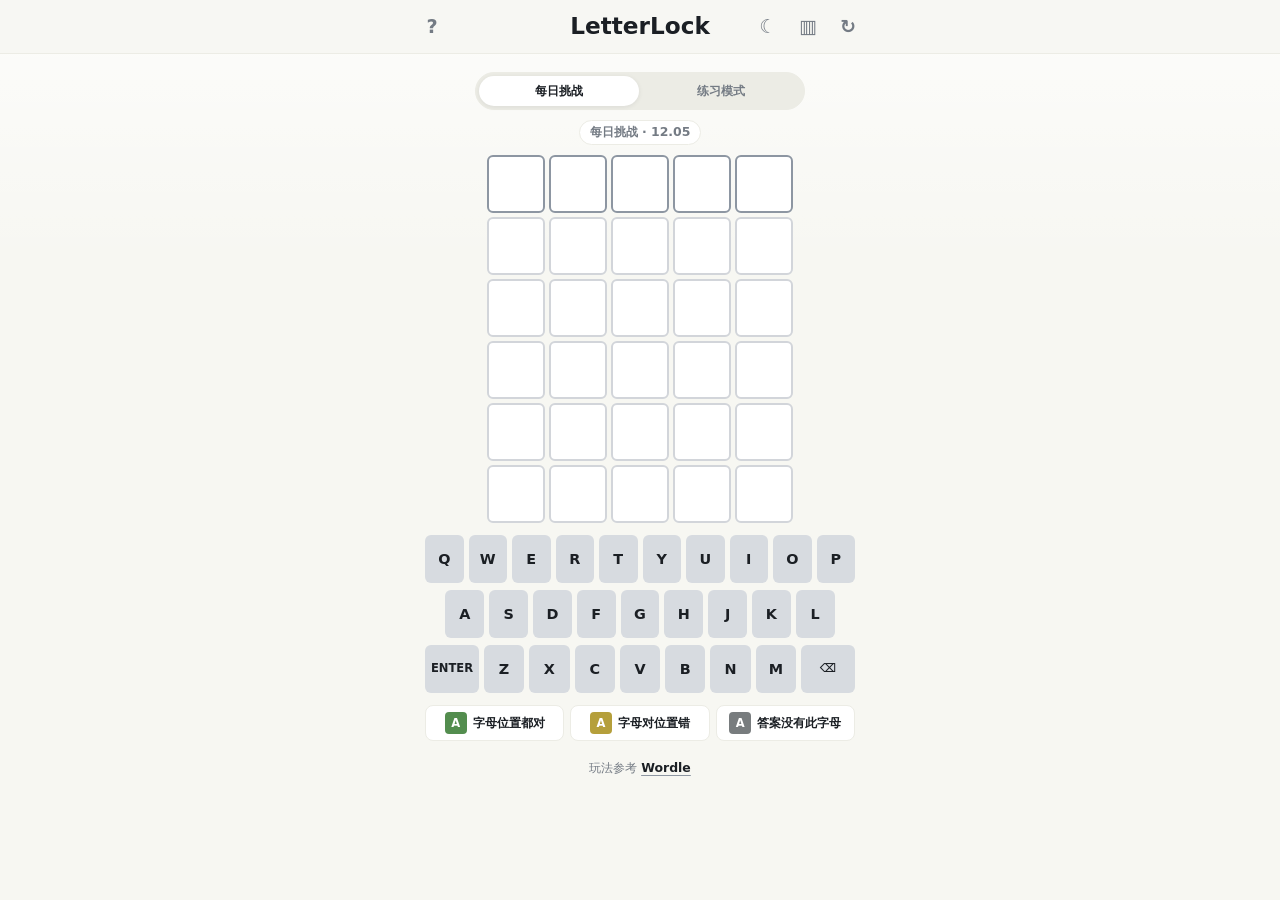
<file: index.html>
<!doctype html>
<html lang="zh-CN">
  <head>
    <meta charset="utf-8">
    <meta name="viewport" content="width=device-width, initial-scale=1">
    <title>LetterLock</title>
    <link rel="stylesheet" href="styles.css?v=40">
  </head>
  <body>
    <canvas id="confetti" class="confetti" aria-hidden="true"></canvas>
    <div id="unlock-effect" class="unlock-effect" aria-hidden="true">
      <div class="unlock-backdrop"></div>
      <div class="unlock-ring"></div>
      <div class="unlock-label">BRAVO!</div>
    </div>

    <header class="topbar">
      <button class="icon-button" id="help-button" type="button" aria-label="查看规则" title="查看规则">?</button>
      <div class="brand">
        <h1>LetterLock</h1>
      </div>
      <div class="top-actions">
        <button class="icon-button" id="theme-button" type="button" aria-label="切换深浅色模式" title="切换深浅色模式">☀︎</button>
        <button class="icon-button" id="stats-button" type="button" aria-label="查看统计" title="查看统计">▥</button>
        <button class="icon-button" id="new-game-button" type="button" aria-label="重新开局" title="重新开局">↻</button>
      </div>
    </header>

    <main class="shell">
      <section class="game-panel" aria-label="LetterLock 游戏区">
        <div class="mode-switch" role="group" aria-label="游戏模式">
          <button class="mode-button" type="button" data-mode="daily">每日挑战</button>
          <button class="mode-button" type="button" data-mode="practice">练习模式</button>
        </div>
        <div id="round-label" class="round-label">第 1 局</div>
        <div id="board" class="board" aria-live="polite"></div>
        <p id="message" class="message" role="status"></p>
        <div id="keyboard" class="keyboard" aria-label="屏幕键盘"></div>
      </section>

      <section class="legend" aria-label="颜色说明">
        <div class="legend-item">
          <span class="legend-sample correct">A</span>
          <div>
            <strong>字母位置都对</strong>
            <small>这个字母在本轮词语中，且位置正确</small>
          </div>
        </div>
        <div class="legend-item">
          <span class="legend-sample present">A</span>
          <div>
            <strong>字母对位置错</strong>
            <small>这个字母在本轮词语中，但位置不对</small>
          </div>
        </div>
        <div class="legend-item">
          <span class="legend-sample absent">A</span>
          <div>
            <strong>答案没有此字母</strong>
            <small>本轮词语不包含这个字母</small>
          </div>
        </div>
      </section>

      <section class="result-panel" id="result-panel" hidden>
        <p id="answer-line"></p>
        <div class="word-info" id="word-info" hidden>
          <div class="word-info-head">
            <strong id="word-info-word"></strong>
            <span id="word-info-level"></span>
          </div>
          <dl>
            <div>
              <dt>英文释义</dt>
              <dd id="word-info-en"></dd>
            </div>
            <div>
              <dt>中文含义</dt>
              <dd id="word-info-zh"></dd>
            </div>
          </dl>
        </div>
        <button id="copy-button" type="button">分享结果</button>
      </section>

      <footer>
        玩法参考 <a href="https://www.nytimes.com/games/wordle/index.html" target="_blank" rel="noreferrer">Wordle</a>
      </footer>
    </main>

    <dialog id="help-dialog">
      <div class="dialog-card">
        <header>
          <h2>规则</h2>
          <button class="icon-button" id="close-help-button" type="button" aria-label="关闭规则" title="关闭">×</button>
        </header>
        <p>目标是猜出一个五个字母的英文单词。每次提交必须是词库里的五字母单词。</p>
        <p>输入 5 个字母后，按实体键盘 Enter，或点击下方键盘上的 ENTER 提交。</p>
        <p>每日挑战每天固定一个答案，最多猜 6 次；练习模式每局随机一个答案，最多猜 10 次，可以随时换题。</p>
        <p>提交后每个格子会翻开给出颜色：绿色表示这个字母在本轮词语中，且位置正确；黄色表示这个字母在本轮词语中，但位置不对；灰色表示本轮词语不包含这个字母。</p>
      </div>
    </dialog>

    <dialog id="stats-dialog">
      <div class="dialog-card stats-card">
        <header>
          <h2>统计</h2>
          <button class="icon-button" id="close-stats-button" type="button" aria-label="关闭统计" title="关闭">×</button>
        </header>
        <div class="stats-mode-switch mode-switch" role="group" aria-label="统计模式">
          <button class="mode-button" type="button" data-stats-mode="daily">每日挑战</button>
          <button class="mode-button" type="button" data-stats-mode="practice">练习模式</button>
        </div>
        <div class="stats-summary" aria-label="累计统计">
          <div class="stat-box">
            <strong id="stats-total">0</strong>
            <span>总局数</span>
          </div>
          <div class="stat-box">
            <strong id="stats-wins">0</strong>
            <span>猜对</span>
          </div>
          <div class="stat-box">
            <strong id="stats-losses">0</strong>
            <span>猜错</span>
          </div>
          <div class="stat-box">
            <strong id="stats-win-rate">0%</strong>
            <span>胜率</span>
          </div>
          <div class="stat-box">
            <strong id="stats-average">-</strong>
            <span>平均步数</span>
          </div>
        </div>
        <section class="distribution" aria-label="猜对步数分布">
          <h3>猜对步数分布</h3>
          <div id="guess-distribution" class="distribution-bars"></div>
          <p id="stats-empty" class="stats-empty">猜对一局后这里会开始记录分布。</p>
        </section>
        <section class="daily-history" id="daily-history" aria-label="每日挑战历史" hidden>
          <h3>每日挑战日历</h3>
          <div class="daily-history-summary" aria-label="每日挑战连续记录">
            <div class="daily-history-stat">
              <strong id="daily-current-streak">0</strong>
              <span>当前连续</span>
            </div>
            <div class="daily-history-stat">
              <strong id="daily-best-streak">0</strong>
              <span>最长连续</span>
            </div>
            <div class="daily-history-stat">
              <strong id="daily-recent-wins">0/0</strong>
              <span>近14天猜对</span>
            </div>
          </div>
          <div id="daily-calendar" class="daily-calendar" aria-label="最近14天每日挑战日历"></div>
          <div id="daily-history-list" class="daily-history-list" aria-label="最近每日挑战记录"></div>
          <p id="daily-history-empty" class="stats-empty">完成每日挑战后这里会开始记录。</p>
        </section>
        <button id="reset-records-button" class="reset-records-button" type="button">清空本机记录</button>
      </div>
    </dialog>

    <dialog id="share-dialog">
      <div class="dialog-card share-card">
        <header>
          <h2>分享结果</h2>
          <button class="icon-button" id="close-share-button" type="button" aria-label="关闭分享" title="关闭">×</button>
        </header>
        <div class="share-preview" aria-label="分享预览">
          <div class="share-brand">LetterLock</div>
          <p id="share-meta" class="share-meta"></p>
          <strong id="share-score" class="share-score"></strong>
          <div id="share-grid" class="share-grid" aria-hidden="true"></div>
          <p class="share-note">不包含答案</p>
        </div>
        <button id="share-copy-button" class="share-copy-button" type="button">复制分享文案</button>
        <p id="share-copy-status" class="share-copy-status" aria-live="polite"></p>
      </div>
    </dialog>

    <script src="dictionary.js?v=7"></script>
    <script src="word-info.js?v=2"></script>
    <script src="game.js?v=58"></script>
  </body>
</html>
</file>
<file: styles.css>
:root {
  --bg: #f7f7f2;
  --paper: #ffffff;
  --ink: #1b1f24;
  --muted: #747b84;
  --faint: #ecece5;
  --line: #d2d5da;
  --line-strong: #8d96a2;
  --correct: #538d4e;
  --present: #b59f3b;
  --absent: #787c7e;
  --danger: #c24a4a;
  --focus: rgba(83, 141, 78, 0.22);
  --egg-yellow: #ffd166;
  --egg-green: #5bd88f;
  --egg-blue: #4ecbff;
  --egg-pink: #ff6f9e;
  --egg-lilac: #9d8cff;
  --unlock-gold: var(--egg-yellow);
  --unlock-green: var(--egg-green);
  --unlock-cyan: var(--egg-blue);
  --unlock-deep: #11161c;
  --unlock-glow: rgba(255, 209, 102, 0.42);
  --radius: 8px;
  --board-gap: 4px;
  --tile-size: clamp(48px, 14vw, 58px);
}

* {
  box-sizing: border-box;
}

html {
  min-height: 100%;
}

body {
  min-height: 100vh;
  margin: 0;
  color: var(--ink);
  font-family:
    Inter,
    ui-sans-serif,
    system-ui,
    -apple-system,
    BlinkMacSystemFont,
    "Segoe UI",
    sans-serif;
  background:
    linear-gradient(180deg, rgba(255, 255, 255, 0.72), rgba(247, 247, 242, 0) 260px),
    var(--bg);
}

button {
  font: inherit;
  cursor: pointer;
}

.confetti {
  position: fixed;
  inset: 0;
  z-index: 12;
  width: 100vw;
  height: 100vh;
  pointer-events: none;
  opacity: 0;
  transition: opacity 180ms ease;
}

.confetti.active {
  opacity: 1;
}

.unlock-effect {
  position: fixed;
  inset: 0;
  z-index: 10;
  overflow: hidden;
  pointer-events: none;
  --unlock-x: 50vw;
  --unlock-y: 42vh;
  visibility: hidden;
  opacity: 0;
  transition:
    opacity 120ms ease,
    visibility 120ms ease;
}

.unlock-effect.active {
  visibility: visible;
  opacity: 1;
}

.unlock-backdrop {
  position: absolute;
  inset: 0;
  background:
    radial-gradient(circle at var(--unlock-x) var(--unlock-y), rgba(255, 209, 102, 0.4), transparent 19%),
    radial-gradient(circle at var(--unlock-x) var(--unlock-y), rgba(78, 203, 255, 0.18), transparent 30%);
  opacity: 0;
}

.unlock-effect.active .unlock-backdrop {
  animation: unlock-backdrop 1150ms ease both;
}

.unlock-ring {
  position: absolute;
  top: var(--unlock-y);
  left: var(--unlock-x);
  width: 72px;
  height: 72px;
  border: 2px solid rgba(255, 209, 102, 0.82);
  border-radius: 50%;
  box-shadow:
    0 0 0 1px rgba(255, 255, 255, 0.52) inset,
    0 0 22px var(--unlock-glow);
  opacity: 0;
  transform: translate(-50%, -50%) scale(0.35);
}

.unlock-ring::before,
.unlock-ring::after {
  position: absolute;
  inset: 10px;
  content: "";
  border: 1px solid rgba(78, 203, 255, 0.62);
  border-radius: 50%;
}

.unlock-ring::after {
  inset: 22px;
  border-color: rgba(255, 111, 158, 0.5);
}

.unlock-effect.active .unlock-ring {
  animation: unlock-ring 1100ms cubic-bezier(0.15, 0.8, 0.2, 1) both;
}

.unlock-label {
  position: absolute;
  top: calc(var(--unlock-y) - 88px);
  left: var(--unlock-x);
  z-index: 1;
  padding: 8px 15px 9px;
  color: #fff;
  font-size: 1.16rem;
  font-weight: 860;
  line-height: 1;
  letter-spacing: 0;
  background: rgba(27, 31, 36, 0.86);
  border: 1px solid rgba(255, 255, 255, 0.22);
  border-radius: 999px;
  box-shadow:
    0 16px 34px rgba(27, 31, 36, 0.24),
    0 0 22px rgba(255, 209, 102, 0.22);
  opacity: 0;
  transform: translate(-50%, 8px) scale(0.92);
}

.unlock-effect.active .unlock-label {
  animation: unlock-label 1050ms 120ms ease both;
}

.unlock-panel {
  position: relative;
  display: grid;
  width: min(88vw, 330px);
  justify-items: center;
  gap: 12px;
  padding: 24px 24px 22px;
  color: #f7f8fb;
  text-align: center;
  background:
    linear-gradient(145deg, rgba(22, 27, 34, 0.95), rgba(13, 17, 23, 0.9)),
    var(--unlock-deep);
  border: 1px solid rgba(255, 216, 77, 0.5);
  border-radius: 14px;
  box-shadow:
    0 28px 74px rgba(0, 0, 0, 0.3),
    0 0 44px rgba(255, 216, 77, 0.22),
    0 0 0 1px rgba(46, 233, 255, 0.16) inset;
  backdrop-filter: blur(16px);
  opacity: 0;
  transform: translateY(12px) scale(0.96);
}

.unlock-panel::before,
.unlock-panel::after {
  position: absolute;
  content: "";
  pointer-events: none;
}

.unlock-panel::before {
  inset: -16px;
  z-index: -1;
  background: conic-gradient(
    from 90deg,
    transparent,
    rgba(46, 233, 255, 0.52),
    rgba(255, 216, 77, 0.74),
    rgba(255, 92, 122, 0.48),
    transparent
  );
  border-radius: 22px;
  filter: blur(13px);
  opacity: 0;
}

.unlock-panel::after {
  inset: 8px;
  border: 1px solid rgba(46, 233, 255, 0.2);
  border-radius: 10px;
  box-shadow: 0 0 20px rgba(46, 233, 255, 0.12) inset;
  opacity: 0;
}

.unlock-effect.active .unlock-panel {
  animation: unlock-panel 2500ms cubic-bezier(0.2, 0.7, 0.25, 1) both;
}

.unlock-effect.active .unlock-panel::before {
  animation: unlock-aura 2500ms 160ms ease both;
}

.unlock-effect.active .unlock-panel::after {
  animation: unlock-frame 1800ms 360ms ease both;
}

.unlock-emblem {
  position: relative;
  width: 88px;
  height: 88px;
  margin-bottom: 2px;
}

.unlock-shackle {
  position: absolute;
  top: 5px;
  left: 23px;
  width: 42px;
  height: 45px;
  border: 8px solid var(--unlock-gold);
  border-bottom: 0;
  border-radius: 28px 28px 0 0;
  box-shadow:
    0 0 16px var(--unlock-glow),
    0 0 28px rgba(255, 216, 77, 0.34);
  transform-origin: 86% 92%;
}

.unlock-effect.active .unlock-shackle {
  animation: unlock-shackle 2100ms 420ms cubic-bezier(0.2, 0.7, 0.25, 1) both;
}

.unlock-body {
  position: absolute;
  right: 13px;
  bottom: 8px;
  display: grid;
  width: 62px;
  height: 48px;
  place-items: center;
  background:
    linear-gradient(145deg, rgba(255, 216, 77, 0.95), rgba(0, 200, 150, 0.95) 46%, #12816b);
  border-radius: 9px;
  box-shadow:
    0 12px 28px rgba(0, 200, 150, 0.42),
    0 0 28px rgba(255, 216, 77, 0.32),
    0 0 0 1px rgba(255, 255, 255, 0.34) inset;
}

.unlock-effect.active .unlock-body {
  animation: unlock-body 2100ms 420ms ease both;
}

.unlock-keyhole {
  position: relative;
  width: 12px;
  height: 24px;
  background: rgba(17, 22, 28, 0.9);
  border-radius: 999px;
}

.unlock-keyhole::before {
  position: absolute;
  top: -7px;
  left: 50%;
  width: 20px;
  height: 20px;
  content: "";
  background: rgba(17, 22, 28, 0.9);
  border-radius: 50%;
  transform: translateX(-50%);
}

.unlock-code {
  display: grid;
  grid-template-columns: repeat(5, 38px);
  gap: 6px;
  margin-top: 2px;
}

.unlock-code span {
  display: grid;
  width: 38px;
  height: 42px;
  place-items: center;
  color: #11161c;
  font-size: 1.15rem;
  font-weight: 840;
  line-height: 1;
  background: #f7f8fb;
  border: 1px solid rgba(46, 233, 255, 0.4);
  border-radius: 6px;
  box-shadow:
    0 9px 24px rgba(0, 0, 0, 0.22),
    0 0 18px rgba(46, 233, 255, 0.16);
  opacity: 0;
  transform: rotateX(90deg) translateY(6px);
  transform-origin: center;
}

.unlock-effect.active .unlock-code span {
  animation: unlock-letter 1450ms cubic-bezier(0.2, 0.7, 0.25, 1) both;
  animation-delay: calc(620ms + var(--unlock-index) * 115ms);
}

.unlock-panel strong {
  color: #f7f8fb;
  font-size: 0.98rem;
  font-weight: 840;
  line-height: 1.1;
  letter-spacing: 0;
  text-shadow:
    0 0 12px rgba(255, 216, 77, 0.48),
    0 0 22px rgba(46, 233, 255, 0.26);
}

.unlock-panel p {
  color: rgba(247, 248, 251, 0.72);
  font-size: 0.82rem;
  font-weight: 680;
  line-height: 1.3;
}

.topbar {
  position: sticky;
  top: 0;
  z-index: 2;
  display: grid;
  grid-template-columns: minmax(auto, 1fr) auto minmax(auto, 1fr);
  align-items: center;
  width: 100%;
  min-height: 54px;
  padding: 8px max(14px, calc((100vw - 450px) / 2));
  background: rgba(247, 247, 242, 0.9);
  border-bottom: 1px solid var(--faint);
  backdrop-filter: blur(14px);
}

.topbar > .icon-button {
  justify-self: start;
}

.top-actions {
  display: flex;
  justify-content: flex-end;
  gap: 6px;
}

.brand {
  min-width: 0;
  text-align: center;
}

.game-nav {
  display: grid;
  grid-template-columns: repeat(2, minmax(0, 1fr));
  justify-content: center;
  width: min(100%, 248px);
  gap: 3px;
  margin: 8px auto 0;
  padding: 3px;
  background: var(--faint);
  border: 1px solid var(--faint);
  border-radius: 999px;
}

.game-nav a {
  display: grid;
  min-width: 0;
  min-height: 30px;
  place-items: center;
  padding: 0 12px;
  color: var(--muted);
  font-size: 0.76rem;
  font-weight: 780;
  line-height: 1;
  text-decoration: none;
  background: transparent;
  border: 1px solid transparent;
  border-radius: 999px;
}

.game-nav a:hover,
.game-nav a:focus-visible {
  color: var(--ink);
  background: var(--faint);
  outline: none;
}

.game-nav a.active {
  color: var(--ink);
  background: var(--paper);
  border-color: var(--paper);
  box-shadow: 0 1px 5px rgba(27, 31, 36, 0.08);
}

h1,
h2,
p {
  margin: 0;
}

h1 {
  font-size: 1.45rem;
  font-weight: 780;
  line-height: 1.05;
  letter-spacing: 0;
}

.icon-button {
  display: inline-grid;
  width: 34px;
  height: 34px;
  place-items: center;
  justify-self: center;
  color: var(--muted);
  font-size: 1.2rem;
  font-weight: 760;
  line-height: 1;
  background: transparent;
  border: 0;
  border-radius: var(--radius);
}

.icon-button:hover,
.icon-button:focus-visible {
  color: var(--ink);
  background: var(--faint);
  outline: none;
}

.shell {
  width: min(100% - 24px, 450px);
  margin: 0 auto;
  padding: 18px 0 34px;
}

.mode-switch {
  display: grid;
  grid-template-columns: repeat(2, minmax(0, 1fr));
  width: min(100%, 330px);
  gap: 3px;
  padding: 3px;
  background: var(--faint);
  border: 1px solid var(--faint);
  border-radius: 999px;
}

.mode-button {
  min-width: 0;
  height: 30px;
  padding: 0 10px;
  color: var(--muted);
  font-size: 0.75rem;
  font-weight: 780;
  line-height: 1;
  white-space: nowrap;
  background: transparent;
  border: 0;
  border-radius: 999px;
}

.mode-button.active {
  color: var(--ink);
  background: var(--paper);
  box-shadow: 0 1px 5px rgba(27, 31, 36, 0.08);
}

.mode-button:focus-visible {
  outline: 3px solid var(--focus);
}

.round-label {
  justify-self: center;
  padding: 4px 10px;
  color: var(--muted);
  font-size: 0.78rem;
  font-weight: 760;
  line-height: 1.2;
  background: var(--paper);
  border: 1px solid var(--faint);
  border-radius: 999px;
}

.game-panel {
  display: grid;
  justify-items: center;
  gap: 10px;
}

.board {
  display: grid;
  width: calc(var(--tile-size) * 5 + var(--board-gap) * 4);
  justify-content: center;
  gap: var(--board-gap);
}

.board.unlock-burst {
  animation: board-unlock-burst 820ms cubic-bezier(0.15, 0.8, 0.2, 1) both;
}

.row {
  display: grid;
  grid-template-columns: repeat(5, var(--tile-size));
  gap: var(--board-gap);
}

.tile {
  display: grid;
  width: var(--tile-size);
  height: var(--tile-size);
  place-items: center;
  color: var(--ink);
  font-size: 1.75rem;
  font-weight: 820;
  line-height: 1;
  text-transform: uppercase;
  background: var(--paper);
  border: 2px solid var(--line);
  border-radius: 6px;
  transform: scaleY(1);
  transition:
    border-color 160ms ease,
    background 160ms ease,
    color 160ms ease;
}

.tile.reveal {
  animation: tile-reveal 540ms ease-in-out both;
  animation-delay: calc(var(--reveal-index) * 95ms);
  transform-origin: center;
  transition: none;
  will-change: transform, background-color, border-color, color;
}

.tile.input-pulse {
  animation: tile-input-pulse 140ms ease-out both;
  transform-origin: center;
  will-change: transform;
}

@keyframes tile-input-pulse {
  0% {
    transform: scale(1);
  }

  46% {
    transform: scale(0.94);
  }

  100% {
    transform: scale(1);
  }
}

@keyframes tile-reveal {
  0% {
    color: var(--ink);
    background: var(--paper);
    border-color: var(--line-strong);
    transform: scaleY(1);
  }

  47% {
    color: transparent;
    background: var(--paper);
    border-color: var(--line-strong);
    transform: scaleY(0.06);
  }

  53% {
    color: transparent;
    background: var(--tile-status-bg, var(--paper));
    border-color: var(--tile-status-bg, var(--line-strong));
    transform: scaleY(0.06);
  }

  60% {
    color: #fff;
    background: var(--tile-status-bg, var(--paper));
    border-color: var(--tile-status-bg, var(--line-strong));
    transform: scaleY(0.22);
  }

  100% {
    color: #fff;
    background: var(--tile-status-bg, var(--paper));
    border-color: var(--tile-status-bg, var(--line-strong));
    transform: scaleY(1);
  }
}

@keyframes unlock-ring {
  0% {
    opacity: 0;
    transform: translate(-50%, -50%) scale(0.24);
  }

  26% {
    opacity: 1;
    transform: translate(-50%, -50%) scale(1);
  }

  100% {
    opacity: 0;
    transform: translate(-50%, -50%) scale(2.65);
  }
}

@keyframes unlock-label {
  0% {
    opacity: 0;
    transform: translate(-50%, 8px) scale(0.92);
  }

  24%,
  72% {
    opacity: 1;
    transform: translate(-50%, 0) scale(1);
  }

  100% {
    opacity: 0;
    transform: translate(-50%, -12px) scale(0.98);
  }
}

@keyframes board-unlock-burst {
  0%,
  100% {
    filter: none;
    transform: scale(1);
  }

  34% {
    filter:
      drop-shadow(0 0 18px rgba(255, 209, 102, 0.42))
      drop-shadow(0 0 22px rgba(78, 203, 255, 0.26));
    transform: scale(1.018);
  }
}

@keyframes unlock-backdrop {
  0% {
    opacity: 0;
    transform: scale(0.92);
  }

  18%,
  72% {
    opacity: 1;
    transform: scale(1);
  }

  100% {
    opacity: 0;
    transform: scale(1.08);
  }
}

@keyframes unlock-panel {
  0% {
    opacity: 0;
    transform: translateY(14px) scale(0.96);
  }

  16%,
  76% {
    opacity: 1;
    transform: translateY(0) scale(1);
  }

  100% {
    opacity: 0;
    transform: translateY(-8px) scale(0.985);
  }
}

@keyframes unlock-aura {
  0% {
    opacity: 0;
    transform: rotate(0deg) scale(0.9);
  }

  18%,
  72% {
    opacity: 1;
    transform: rotate(120deg) scale(1);
  }

  100% {
    opacity: 0;
    transform: rotate(260deg) scale(1.05);
  }
}

@keyframes unlock-frame {
  0% {
    opacity: 0;
    transform: scale(0.94);
  }

  20%,
  72% {
    opacity: 1;
    transform: scale(1);
  }

  100% {
    opacity: 0;
    transform: scale(1.02);
  }
}

@keyframes unlock-shackle {
  0%,
  28% {
    transform: rotate(0deg) translate(0, 0);
  }

  48%,
  82% {
    transform: rotate(-31deg) translate(-5px, -3px);
  }

  100% {
    transform: rotate(-31deg) translate(-5px, -3px);
  }
}

@keyframes unlock-body {
  0%,
  34% {
    filter: brightness(1) saturate(1);
    transform: translateY(0);
  }

  46% {
    filter: brightness(1.38) saturate(1.18);
    transform: translateY(-2px);
  }

  70%,
  100% {
    filter: brightness(1.14) saturate(1.08);
    transform: translateY(0);
  }
}

@keyframes unlock-letter {
  0% {
    opacity: 0;
    transform: rotateX(90deg) translateY(6px);
  }

  38%,
  82% {
    opacity: 1;
    background: var(--unlock-gold);
    box-shadow:
      0 10px 24px rgba(0, 0, 0, 0.24),
      0 0 20px rgba(255, 216, 77, 0.72),
      0 0 34px rgba(46, 233, 255, 0.26);
    transform: rotateX(0deg) translateY(0);
  }

  100% {
    opacity: 0;
    background: var(--unlock-cyan);
    box-shadow:
      0 10px 24px rgba(0, 0, 0, 0.2),
      0 0 24px rgba(46, 233, 255, 0.58);
    transform: rotateX(0deg) translateY(-4px);
  }
}

@keyframes unlock-sweep {
  0% {
    opacity: 0;
    transform: translateX(0);
  }

  18%,
  72% {
    opacity: 1;
  }

  100% {
    opacity: 0;
    transform: translateX(180vw);
  }
}

@keyframes keyboard-unlock {
  0%,
  100% {
    filter: none;
  }

  42% {
    filter:
      drop-shadow(0 0 18px var(--unlock-glow))
      drop-shadow(0 0 12px rgba(46, 233, 255, 0.35));
  }
}

@keyframes key-unlock {
  0%,
  100% {
    transform: translateY(0);
    box-shadow: none;
  }

  45% {
    transform: translateY(-2px);
    box-shadow:
      0 0 0 3px rgba(255, 216, 77, 0.2),
      0 0 16px rgba(46, 233, 255, 0.22);
  }
}

.tile.active {
  border-color: var(--line-strong);
}

.tile.active.has-letter {
  border-color: var(--ink);
}

.tile.correct,
.tile.present,
.tile.absent {
  color: #fff;
}

.tile.correct {
  --tile-status-bg: var(--correct);
  background: var(--correct);
  border-color: var(--correct);
}

.tile.present {
  --tile-status-bg: var(--present);
  background: var(--present);
  border-color: var(--present);
}

.tile.absent {
  --tile-status-bg: var(--absent);
  background: var(--absent);
  border-color: var(--absent);
}

.message {
  justify-self: center;
  width: 100%;
  min-height: 1.35em;
  color: var(--muted);
  font-size: 0.92rem;
  line-height: 1.35;
  text-align: center;
}

.message:empty {
  display: none;
}

.message.error {
  color: var(--danger);
}

.message.success {
  color: var(--correct);
}

.keyboard {
  display: grid;
  width: min(100%, 430px);
  gap: 7px;
  margin-top: 2px;
  touch-action: manipulation;
}

body.unlocking .keyboard {
  animation: keyboard-unlock 1250ms 760ms ease both;
}

.keyboard-row {
  display: flex;
  justify-content: center;
  gap: 5px;
}

.key {
  display: grid;
  min-width: 0;
  height: 48px;
  flex: 1 1 0;
  place-items: center;
  padding: 0 4px;
  color: var(--ink);
  font-size: 0.9rem;
  font-weight: 780;
  line-height: 1;
  text-transform: uppercase;
  background: #d7dbe0;
  border: 0;
  border-radius: 6px;
  transition:
    transform 120ms ease,
    background 160ms ease,
    color 160ms ease;
}

body.unlocking .key {
  animation: key-unlock 900ms 860ms ease both;
}

.key:hover,
.key:focus-visible {
  transform: translateY(-1px);
  outline: 3px solid var(--focus);
}

.key.wide {
  flex: 1.42 1 0;
  font-size: 0.72rem;
}

.key-spacer {
  display: block;
  min-width: 0;
  flex: 1 1 0;
  pointer-events: none;
}

.key-spacer-half {
  flex: 0.5 1 0;
}

.key.correct,
.key.present,
.key.absent {
  color: #fff;
}

.key.correct {
  background: var(--correct);
}

.key.present {
  background: var(--present);
}

.key.absent {
  background: var(--absent);
}

.legend {
  display: grid;
  grid-template-columns: repeat(3, minmax(0, 1fr));
  width: min(100%, 430px);
  gap: 6px;
  margin: 12px auto 0;
  color: var(--muted);
  font-size: 0.76rem;
}

.legend-item {
  display: flex;
  align-items: center;
  justify-content: center;
  min-width: 0;
  gap: 6px;
  padding: 6px 7px;
  background: var(--paper);
  border: 1px solid var(--faint);
  border-radius: var(--radius);
}

.legend-item div {
  min-width: 0;
  text-align: center;
}

.legend strong,
.legend small {
  display: block;
}

.legend strong {
  color: var(--ink);
  font-size: 0.75rem;
  line-height: 1.2;
}

.legend small {
  display: none;
  margin-top: 2px;
  color: var(--muted);
  font-size: 0.75rem;
  line-height: 1.25;
}

.legend-sample {
  display: grid;
  width: 22px;
  height: 22px;
  flex: 0 0 auto;
  place-items: center;
  color: #fff;
  font-size: 0.72rem;
  font-weight: 820;
  border-radius: 4px;
}

.legend-sample.correct {
  background: var(--correct);
}

.legend-sample.present {
  background: var(--present);
}

.legend-sample.absent {
  background: var(--absent);
}

.result-panel {
  display: grid;
  gap: 10px;
  width: min(100%, 430px);
  margin-top: 8px;
  padding: 14px;
  text-align: center;
  background: var(--paper);
  border: 1px solid var(--faint);
  border-radius: var(--radius);
}

.result-panel[hidden] {
  display: none;
}

.result-panel > p {
  min-width: 0;
  color: var(--ink);
  font-weight: 740;
}

.word-info {
  display: grid;
  gap: 10px;
  padding: 12px;
  text-align: left;
  background: var(--bg);
  border: 1px solid var(--faint);
  border-radius: var(--radius);
}

.word-info[hidden] {
  display: none;
}

.word-info-head {
  display: flex;
  align-items: center;
  justify-content: space-between;
  gap: 10px;
}

.word-info-head strong {
  color: var(--ink);
  font-size: 1rem;
  font-weight: 820;
  letter-spacing: 0;
}

.word-info-head span {
  flex: 0 0 auto;
  padding: 4px 8px;
  color: var(--correct);
  font-size: 0.7rem;
  font-weight: 780;
  line-height: 1;
  background: rgba(83, 141, 78, 0.1);
  border: 1px solid rgba(83, 141, 78, 0.22);
  border-radius: 999px;
}

.word-info dl {
  display: grid;
  gap: 8px;
  margin: 0;
}

.word-info dl > div {
  display: grid;
  gap: 3px;
}

.word-info dt {
  color: var(--muted);
  font-size: 0.68rem;
  font-weight: 760;
  line-height: 1.2;
}

.word-info dd {
  margin: 0;
  color: var(--ink);
  font-size: 0.8rem;
  font-weight: 620;
  line-height: 1.45;
}

#copy-button {
  height: 42px;
  padding: 0 13px;
  color: #fff;
  font-weight: 760;
  background: var(--ink);
  border: 2px solid var(--ink);
  border-radius: var(--radius);
}

#copy-button:hover,
#copy-button:focus-visible {
  background: #34383e;
  border-color: #34383e;
  outline: none;
}

.share-card {
  display: grid;
  gap: 14px;
  padding: 22px;
}

.share-card header {
  position: relative;
  display: block;
  margin-bottom: 0;
}

.share-card header h2 {
  text-align: center;
}

.share-card header .icon-button {
  position: absolute;
  top: 50%;
  right: 0;
  transform: translateY(-50%);
}

.share-preview {
  display: grid;
  justify-items: center;
  gap: 8px;
  padding: 18px 16px;
  text-align: center;
  background:
    linear-gradient(180deg, rgba(255, 255, 255, 0.82), rgba(247, 247, 242, 0.98)),
    var(--bg);
  border: 1px solid var(--faint);
  border-radius: var(--radius);
}

.share-brand {
  color: var(--ink);
  font-size: 1.35rem;
  font-weight: 840;
  line-height: 1;
}

.share-meta {
  color: var(--muted);
  font-size: 0.76rem;
  font-weight: 760;
  line-height: 1.2;
}

.share-score {
  color: var(--ink);
  font-size: 1.05rem;
  font-weight: 820;
  line-height: 1;
}

.share-grid {
  display: grid;
  gap: 4px;
  margin-top: 3px;
}

.share-grid-row {
  display: grid;
  grid-template-columns: repeat(5, 20px);
  gap: 4px;
}

.share-grid-cell {
  width: 20px;
  height: 20px;
  background: var(--absent);
  border-radius: 4px;
}

.share-grid-cell.correct {
  background: var(--correct);
}

.share-grid-cell.present {
  background: var(--present);
}

.share-grid-cell.absent {
  background: var(--absent);
}

.share-note {
  color: var(--muted);
  font-size: 0.7rem;
  font-weight: 700;
  line-height: 1.2;
}

.share-copy-button {
  height: 42px;
  padding: 0 13px;
  color: #fff;
  font-weight: 760;
  background: var(--correct);
  border: 2px solid var(--correct);
  border-radius: var(--radius);
}

.share-copy-button:hover,
.share-copy-button:focus-visible {
  background: #477d43;
  border-color: #477d43;
  outline: none;
}

.share-copy-status {
  min-height: 1em;
  color: var(--correct);
  font-size: 0.76rem;
  font-weight: 720;
  line-height: 1.3;
  text-align: center;
}

footer {
  margin: 18px auto 0;
  width: min(100%, 330px);
  color: var(--muted);
  font-size: 0.78rem;
  line-height: 1.5;
  text-align: center;
}

footer a {
  color: var(--ink);
  font-weight: 700;
  text-decoration-color: var(--line-strong);
  text-decoration-thickness: 1px;
  text-underline-offset: 3px;
}

dialog {
  width: min(92vw, 390px);
  max-width: none;
  padding: 0;
  color: var(--ink);
  background: transparent;
  border: 0;
}

#stats-dialog {
  width: min(98vw, 680px);
}

#share-dialog {
  width: min(92vw, 420px);
}

dialog::backdrop {
  background: rgba(28, 31, 35, 0.32);
  backdrop-filter: blur(3px);
}

.dialog-card {
  box-sizing: border-box;
  width: 100%;
  padding: 18px;
  background: var(--paper);
  border: 1px solid var(--line);
  border-radius: var(--radius);
  box-shadow: 0 18px 50px rgba(0, 0, 0, 0.13);
}

.dialog-card header {
  display: grid;
  grid-template-columns: 34px minmax(0, 1fr) 34px;
  align-items: center;
  gap: 12px;
  margin-bottom: 12px;
}

.dialog-card h2 {
  grid-column: 2;
  font-size: 1.2rem;
  font-weight: 780;
  text-align: center;
}

.dialog-card header .icon-button {
  grid-column: 3;
  justify-self: end;
}

.dialog-card p {
  color: var(--muted);
  line-height: 1.65;
}

.dialog-card p + p {
  margin-top: 8px;
}

.stats-card {
  display: grid;
  gap: 18px;
  padding: 26px 30px 28px;
}

.stats-card header {
  position: relative;
  display: block;
  margin-bottom: 2px;
}

.stats-card header h2 {
  text-align: center;
}

.stats-card header .icon-button {
  position: absolute;
  top: 50%;
  right: 0;
  transform: translateY(-50%);
}

.stats-mode-switch {
  justify-self: center;
  width: min(100%, 300px);
  margin-top: -6px;
}

.stats-summary {
  display: grid;
  grid-template-columns: repeat(5, minmax(0, 1fr));
  justify-self: center;
  width: min(100%, 560px);
  gap: 8px;
}

.stat-box {
  display: grid;
  min-width: 0;
  min-height: 68px;
  align-content: center;
  gap: 3px;
  padding: 9px 6px;
  text-align: center;
  background: var(--bg);
  border: 1px solid var(--faint);
  border-radius: var(--radius);
}

.stat-box strong {
  min-width: 0;
  overflow: hidden;
  color: var(--ink);
  font-size: 1.25rem;
  font-weight: 820;
  line-height: 1.1;
  text-overflow: ellipsis;
  white-space: nowrap;
}

.stat-box span {
  color: var(--muted);
  font-size: 0.72rem;
  font-weight: 680;
  line-height: 1.15;
}

.distribution {
  display: grid;
  justify-self: center;
  width: min(100%, 560px);
  gap: 10px;
}

.distribution h3 {
  margin: 0;
  color: var(--ink);
  font-size: 1rem;
  font-weight: 780;
  letter-spacing: 0;
  text-align: center;
}

.distribution-bars {
  display: grid;
  gap: 7px;
}

.distribution-row {
  display: grid;
  grid-template-columns: 18px minmax(0, 1fr);
  align-items: center;
  gap: 8px;
}

.distribution-label {
  color: var(--muted);
  font-size: 0.78rem;
  font-weight: 780;
  text-align: right;
}

.distribution-track {
  min-width: 0;
  height: 26px;
  overflow: hidden;
  background: var(--faint);
  border-radius: 5px;
}

.distribution-bar {
  display: flex;
  width: 0;
  min-width: 22px;
  height: 100%;
  align-items: center;
  justify-content: flex-end;
  padding: 0 7px;
  color: #fff;
  font-size: 0.75rem;
  font-weight: 800;
  line-height: 1;
  background: var(--correct);
  border-radius: 5px;
  transition: width 220ms ease;
}

.distribution-bar.empty {
  color: var(--muted);
  background: var(--line);
}

.stats-empty {
  color: var(--muted);
  font-size: 0.78rem;
  line-height: 1.4;
}

.stats-empty[hidden] {
  display: none;
}

.daily-history {
  display: grid;
  justify-self: center;
  width: min(100%, 560px);
  gap: 10px;
}

.daily-history[hidden] {
  display: none;
}

.daily-history h3 {
  margin: 0;
  color: var(--ink);
  font-size: 1rem;
  font-weight: 780;
  letter-spacing: 0;
  text-align: center;
}

.daily-history-summary {
  display: grid;
  grid-template-columns: repeat(3, minmax(0, 1fr));
  gap: 8px;
}

.daily-history-stat {
  display: grid;
  min-width: 0;
  min-height: 56px;
  align-content: center;
  gap: 2px;
  padding: 8px 6px;
  text-align: center;
  background: var(--bg);
  border: 1px solid var(--faint);
  border-radius: var(--radius);
}

.daily-history-stat strong {
  color: var(--ink);
  font-size: 1.02rem;
  font-weight: 820;
  line-height: 1.1;
}

.daily-history-stat span {
  color: var(--muted);
  font-size: 0.68rem;
  font-weight: 700;
  line-height: 1.15;
}

.daily-calendar {
  display: grid;
  grid-template-columns: repeat(7, minmax(0, 1fr));
  gap: 6px;
}

.daily-calendar-day {
  display: grid;
  min-width: 0;
  min-height: 50px;
  align-content: center;
  gap: 3px;
  padding: 6px 3px;
  text-align: center;
  background: var(--bg);
  border: 1px solid var(--faint);
  border-radius: 7px;
}

.daily-calendar-day.today {
  border-color: var(--line-strong);
}

.daily-calendar-day span {
  color: var(--muted);
  font-size: 0.62rem;
  font-weight: 720;
  line-height: 1;
}

.daily-calendar-day strong {
  color: var(--muted);
  font-size: 0.78rem;
  font-weight: 820;
  line-height: 1;
}

.daily-calendar-day.won {
  background: rgba(83, 141, 78, 0.12);
  border-color: rgba(83, 141, 78, 0.35);
}

.daily-calendar-day.won strong {
  color: var(--correct);
}

.daily-calendar-day.lost {
  background: rgba(120, 124, 126, 0.12);
  border-color: rgba(120, 124, 126, 0.35);
}

.daily-calendar-day.lost strong {
  color: var(--absent);
}

.daily-history-list {
  display: grid;
  gap: 6px;
}

.daily-history-row {
  display: grid;
  grid-template-columns: 52px minmax(0, 1fr) 42px;
  align-items: center;
  gap: 8px;
  padding: 7px 9px;
  background: var(--bg);
  border: 1px solid var(--faint);
  border-radius: 7px;
}

.daily-history-row span {
  color: var(--muted);
  font-size: 0.72rem;
  font-weight: 720;
  line-height: 1.1;
}

.daily-history-row strong {
  color: var(--ink);
  font-size: 0.76rem;
  font-weight: 800;
  line-height: 1.1;
}

.daily-history-row.won strong {
  color: var(--correct);
}

.daily-history-row.lost strong {
  color: var(--absent);
}

.reset-records-button {
  justify-self: center;
  padding: 9px 14px;
  color: var(--danger);
  font-size: 0.78rem;
  font-weight: 760;
  line-height: 1;
  background: transparent;
  border: 1px solid rgba(194, 74, 74, 0.34);
  border-radius: 999px;
}

.reset-records-button:hover,
.reset-records-button:focus-visible {
  background: rgba(194, 74, 74, 0.08);
  outline: none;
}

@media (max-width: 560px) {
  body {
    padding-bottom: calc(18px + env(safe-area-inset-bottom, 0px));
  }

  .shell {
    padding-bottom: 16px;
  }

  .game-panel {
    gap: 8px;
  }

  .legend {
    width: min(100%, 390px);
    gap: 5px;
    margin-top: 8px;
  }

  .legend-item {
    min-height: 34px;
    gap: 4px;
    padding: 5px 4px;
  }

  .legend strong {
    font-size: 0.7rem;
  }

  .legend-sample {
    width: 20px;
    height: 20px;
    font-size: 0.68rem;
  }

  .keyboard {
    width: min(100%, 430px);
    box-sizing: border-box;
    gap: 7px;
    margin: 8px auto 0;
    padding: 7px 6px 8px;
    background: #d1d3d9;
    border-radius: 15px;
    box-shadow:
      inset 0 1px 0 rgba(255, 255, 255, 0.38),
      0 2px 10px rgba(27, 31, 36, 0.08);
    backdrop-filter: none;
  }

  .keyboard-row {
    display: flex;
    width: 100%;
    gap: 6px;
    justify-content: center;
  }

  .key {
    width: 100%;
    height: 45px;
    padding: 0 2px;
    color: #0f1115;
    font-size: 1.34rem;
    font-weight: 520;
    text-transform: none;
    background: #fff;
    border-radius: 7px;
    box-shadow:
      0 1px 0 rgba(0, 0, 0, 0.22),
      0 2px 3px rgba(0, 0, 0, 0.08);
  }

  .key.wide {
    flex: 1.58 1 0;
    font-size: 0.72rem;
    font-weight: 720;
    text-transform: uppercase;
    background: #f9f9fb;
  }

  .key-spacer-half {
    display: block;
    flex: 0.5 1 0;
    min-width: 0;
  }

  .keyboard-row-3 [data-key="backspace"] {
    font-size: 1.18rem;
    background: #f9f9fb;
  }

  footer {
    display: none;
  }

  #stats-dialog {
    width: min(98vw, 500px);
  }

  .unlock-panel {
    width: min(90vw, 310px);
    padding: 22px 18px 20px;
  }

  .unlock-code {
    grid-template-columns: repeat(5, 34px);
  }

  .unlock-code span {
    width: 34px;
    height: 38px;
    font-size: 1.02rem;
  }

  .stats-card {
    padding: 22px 20px 24px;
  }

  .stats-summary {
    grid-template-columns: repeat(5, minmax(0, 1fr));
    gap: 6px;
  }
}

@media (max-width: 430px) {
  :root {
    --tile-size: clamp(48px, 14vw, 56px);
  }

  .shell {
    width: min(100% - 18px, 430px);
    padding-top: 14px;
  }

  .topbar {
    padding-right: 10px;
    padding-left: 10px;
  }

  .top-actions {
    gap: 2px;
  }

  .tile {
    font-size: 1.45rem;
  }

  .keyboard-row {
    gap: 6px;
  }

  .key {
    height: 43px;
    padding: 0 2px;
    font-size: 1.24rem;
    border-radius: 7px;
  }

  .key.wide {
    font-size: 0.68rem;
  }

  .stats-summary {
    grid-template-columns: repeat(5, minmax(0, 1fr));
    gap: 5px;
  }

  .stat-box {
    min-height: 58px;
    padding: 7px 3px;
  }

  .stat-box strong {
    font-size: 1rem;
  }

  .stat-box span {
    font-size: 0.62rem;
  }
}

@media (prefers-reduced-motion: reduce) {
  .unlock-effect,
  .unlock-effect *,
  body.unlocking .keyboard,
  body.unlocking .key,
  .tile.input-pulse {
    transition-duration: 1ms;
    animation-duration: 1ms;
    animation-delay: 0ms;
  }
}

html.dark {
  --bg: #121416;
  --paper: #181b1f;
  --ink: #f1f2f3;
  --muted: #9aa0a6;
  --faint: #25292f;
  --line: #3a4048;
  --line-strong: #727b86;
  --absent: #444e5a;
  --absent-key: #2e3947;
  --focus: rgba(93, 162, 86, 0.24);
  --unlock-glow: rgba(212, 173, 50, 0.28);
}

html.dark body {
  background:
    linear-gradient(180deg, rgba(24, 27, 31, 0.72), rgba(18, 20, 22, 0) 260px),
    var(--bg);
}

html.dark .topbar {
  background: rgba(18, 20, 22, 0.9);
}

html.dark .keyboard {
  background: rgba(18, 20, 22, 0.86);
}

html.dark .key.absent {
  background: var(--absent-key);
}

html.dark .key:not(.correct):not(.present):not(.absent) {
  background: #5f6a77;
  box-shadow: inset 0 0 0 1px rgba(255, 255, 255, 0.06);
}

html.dark .key:not(.correct):not(.present):not(.absent):hover,
html.dark .key:not(.correct):not(.present):not(.absent):focus-visible {
  background: #6d7886;
}

html.dark #copy-button {
  color: #121416;
  background: var(--ink);
  border-color: var(--ink);
}

html.dark #copy-button:hover,
html.dark #copy-button:focus-visible {
  color: #121416;
  background: #d8dbdf;
  border-color: #d8dbdf;
}

html.dark .share-preview {
  background:
    linear-gradient(180deg, rgba(37, 41, 47, 0.82), rgba(24, 27, 31, 0.98)),
    var(--paper);
}
</file>
